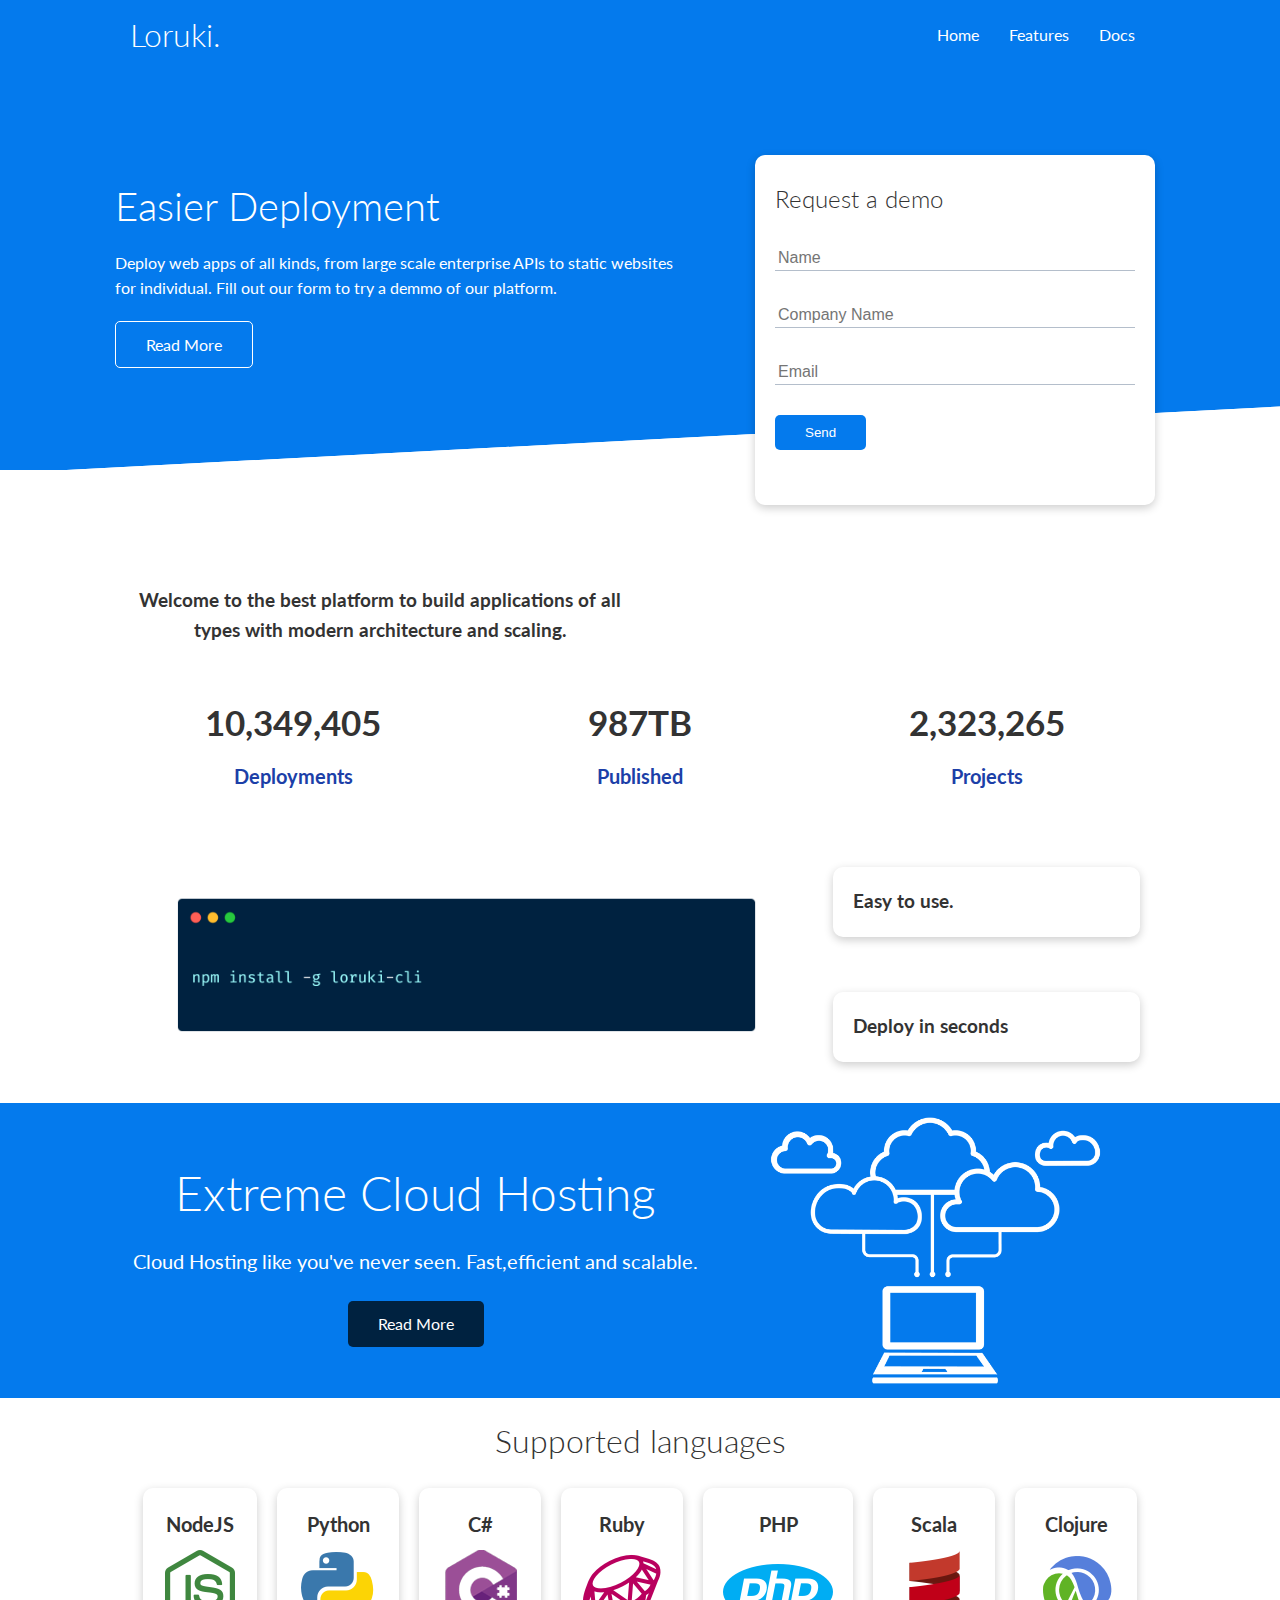
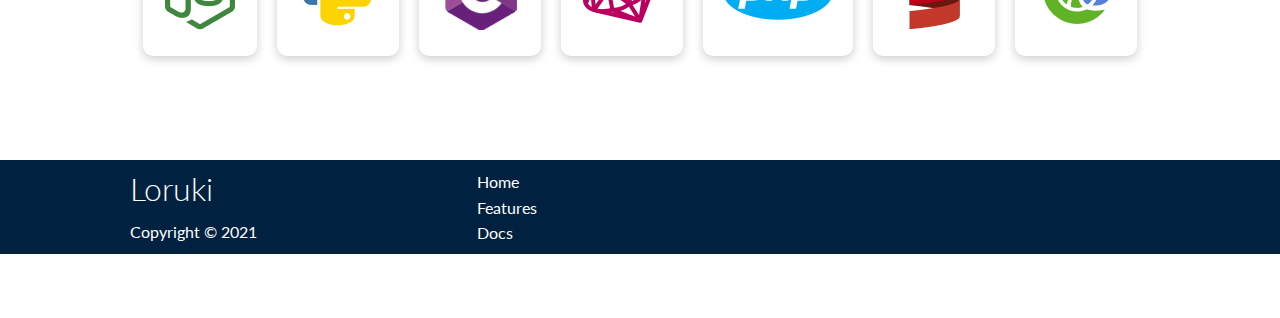
<file: index.html>
<!DOCTYPE html>
<html lang="en">
<head>
    <meta charset="UTF-8">
    <meta http-equiv="X-UA-Compatible" content="IE=edge">
    <meta name="viewport" content="width=device-width, initial-scale=1.0">
    <link rel="stylesheet" href="https://cdnjs.cloudflare.com/ajax/libs/font-awesome/6.0.0-beta2/css/all.min.css" integrity="sha512-YWzhKL2whUzgiheMoBFwW8CKV4qpHQAEuvilg9FAn5VJUDwKZZxkJNuGM4XkWuk94WCrrwslk8yWNGmY1EduTA==" crossorigin="anonymous" referrerpolicy="no-referrer" />
    <link rel="stylesheet" href="css/style.css">
    <link rel="stylesheet" href="css/utilities.css">
    <title>Loruki | Cloud Hosting For Everyone</title>
</head>
<body>
    <!--Navbar-->
    <div class="navbar">
        <div class="container flex">
            <h1 class="logo">Loruki.</h1>
            <nav>
                <ul>
                    <li><a href="index.html">Home</a></li>
                    <li><a href="features.html">Features</a></li>
                    <li><a href="docs.html">Docs</a></li>
                </ul>
            </nav>
        </div>
    </div>
    <!--Showcase-->
    <section class="showcase">
        <div class="container grid">
            <div class="showcase-text">
                <h1>
                    Easier Deployment
                </h1>
                <p>Deploy web apps of all kinds, from large scale enterprise APIs to static websites for individual. Fill out our form to try a demmo of our platform.</p>
                <a href="features.html" class="btn btn-outline">Read More</a>
            </div>
            <div class="showcase-form card">
                <h2>Request a demo</h2>
                <form>
                    <div class="form-control">
                        <input type="text" name="name" placeholder="Name" required>
                    </div>
                    
                    <div class="form-control">
                        <input type="text" name="company" placeholder="Company Name" required>
                    </div>
                    
                    <div class="form-control">
                        <input type="email" name="email" placeholder="Email" required>
                    </div>
                    
                        <input type="submit" value="Send" class="btn btn-primary" >
                </form>
            </div>
        </div>
    </section>
    <!--Stats-->
    <section class="stats">
        <div class="container">
            <h3 class="stats-heading text-center my-1">  <!--Margin Y-axis-->
                Welcome to the best platform to build applications of all types with modern architecture and scaling.
            </h3>

            <div class="grid grid3 text-center my-4">
                <div>
                    <i class="fa-solid fa-server fa-3x"></i>
                    <h3>10,349,405</h3>
                    <p class="text-secondary">Deployments </p>
                </div>
                <div>
                    <i class="fa-solid fa-upload fa-3x"></i>
                    <h3>987TB</h3>
                    <p class="text-secondary">Published</p>
                </div>
                <div>
                    <i class="fas fa-project-diagram fa-3x"></i>
                    <h3>2,323,265</h3>
                    <p class="text-secondary">Projects</p>
                </div>
            </div>
        </div>
    </section>
    <!--CLI-->
    <section class="cli">
        <div class="container grid">
            <img src="images/cli.png" alt="cli_screenshot">
            <div class="card">
                <h3>Easy to use.</h3>
            </div>
            <div class="card">
                <h3>Deploy in seconds</h3>
            </div>

        </div>
    </section>
    <!--Cloud-->
    <section class="cloud bg-primary my-2 py-2">
        <div class="container grid">
            <div class="text-center">
                <h2 class="lg">
                    Extreme Cloud Hosting
                </h2>
                <p class="lead my-2">
                    Cloud Hosting like you've never seen. Fast,efficient and scalable. 
                </p>
                <a href="features.html" class="btn btn-dark">Read More</a>
            </div>
            <img src="images/cloud.png" alt="cloud-image">
        </div>
    </section>

    <!--Supported Languages-->
    <section class="languages">
        <h2 class="md text-center">Supported languages</h2>
        <div class="container flex">
            <div class="card">
                <h4>NodeJS</h4>
                <img src="/images/logos/node.png" alt="node">
            </div>
            <div class="card">
                <h4>Python</h4>
                <img src="/images/logos/python.png" alt="python">
            </div><div class="card">
                <h4>C#</h4>
                <img src="/images/logos/csharp.png" alt="csharp.png">
            </div><div class="card">
                <h4>Ruby</h4>
                <img src="/images/logos/ruby.png" alt="ruby.png">
            </div><div class="card">
                <h4>PHP</h4>
                <img src="/images/logos/php.png" alt="php.png">
            </div><div class="card">
                <h4>Scala</h4>
                <img src="/images/logos/scala.png" alt="scala.png">
            </div>
            <div class="card">
                <h4>Clojure</h4>
                <img src="/images/logos/clojure.png" alt="clojure.png">
            </div>
        </div>
    </section>
    <!--Footer-->
    <footer class="footer bg-dark py-5">
        <div class="container grid grid3">
            <div>
                <h1>Loruki</h1>
                <p>Copyright &copy; 2021</p>
            </div>
            <nav>
                    <ul>
                        <li><a href="index.html"></a>Home</li>
                        <li><a href="features.html"></a>Features</li>
                        <li><a href="docs.html"></a>Docs</li>
                    </ul>
            </nav>
        
        <div class="social">
            <a href=""><i class="fab fa-twitter fa-2x"></i> </a>
            <a href=""><i class="fab fa-facebook fa-2x"></i> </a>
            <a href=""><i class="fab fa-github fa-2x"></i> </a>
            <a href=""><i class="fab fa-instagram fa-2x"></i> </a>
        </div>
        </div>
    </footer>
</body>
</html>
</file>
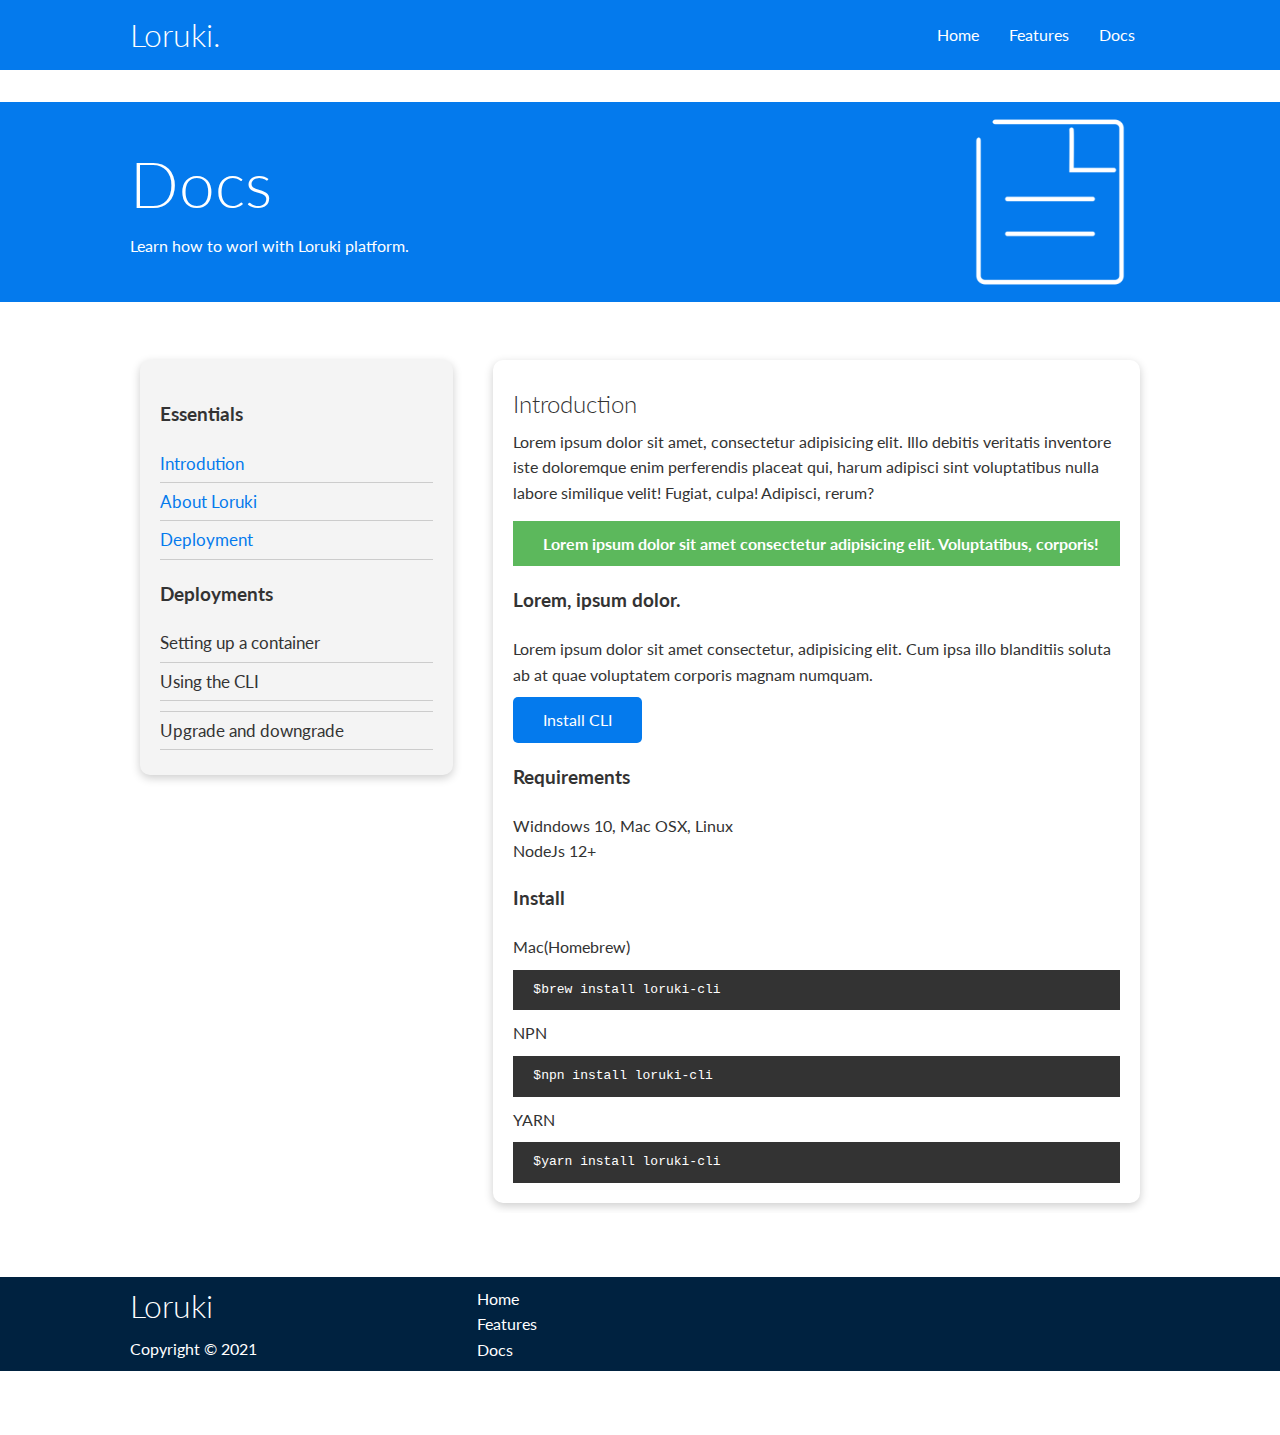
<file: docs.html>
<!DOCTYPE html>
<html lang="en">
<head>
    <meta charset="UTF-8">
    <meta http-equiv="X-UA-Compatible" content="IE=edge">
    <meta name="viewport" content="width=device-width, initial-scale=1.0">
    <link rel="stylesheet" href="https://cdnjs.cloudflare.com/ajax/libs/font-awesome/6.0.0-beta2/css/all.min.css" integrity="sha512-YWzhKL2whUzgiheMoBFwW8CKV4qpHQAEuvilg9FAn5VJUDwKZZxkJNuGM4XkWuk94WCrrwslk8yWNGmY1EduTA==" crossorigin="anonymous" referrerpolicy="no-referrer" />
    <link rel="stylesheet" href="css/style.css">
    <link rel="stylesheet" href="css/utilities.css">
    <title>Loruki | Cloud Hosting For Everyone</title>
</head>
<body>
    <!--Navbar-->
    <div class="navbar">
        <div class="container flex">
            <h1 class="logo">Loruki.</h1>
            <nav>
                <ul>
                    <li><a href="index.html">Home</a></li>
                    <li><a href="features.html">Features</a></li>
                    <li><a href="docs.html">Docs</a></li>
                </ul>
            </nav>
        </div>
    </div>
    <!--Header-->
    <section class="docs-head bg-primary py-3">
        <div class="container grid">
            <div>
                <h1 class="xl">Docs</h1>
                <p>Learn how to worl with Loruki platform.</p>
            </div>
            <img src="/images/docs.png" alt="docs">
        </div>
    </section>
    <section class="docs-main my-4">
        <div class="container grid">
            <div class="card bg-light p3">
                <h3 class="my-2">Essentials</h3>
                    <nav>
                        <ul>
                          <li class="text-primary"><a href=""></a>Introdution</li>
                          <li class="text-primary"><a href=""></a>About Loruki</li>
                          <li class="text-primary"><a href=""></a>Deployment</li>
                        </ul>
                    </nav>
                <h3 class="my-2">Deployments</h3>
                    <nav>
                        <ul>
                            <li class="a">Setting up a container</li>
                            <li class="a">Using the CLI<li>
                            <li class="a">Upgrade and downgrade</li>
                        </ul>
                    </nav>    
            </div>
            <div class="card">
                <h2>Introduction</h2>
                <p>Lorem ipsum dolor sit amet, consectetur adipisicing elit. Illo debitis veritatis inventore iste doloremque enim perferendis placeat qui, harum adipisci sint voluptatibus nulla labore similique velit! Fugiat, culpa! Adipisci, rerum?</p>
                <div class="alert alert-success">
                    <i class="fas fa-info"></i>Lorem ipsum dolor sit amet consectetur adipisicing elit. Voluptatibus, corporis!
                </div>
                <h3>Lorem, ipsum dolor.</h3>
                <p>Lorem ipsum dolor sit amet consectetur, adipisicing elit. Cum ipsa illo blanditiis soluta ab at quae voluptatem corporis magnam numquam.</p>
                <a href="" class="btn btn-primary">Install CLI</a>

                <h3>Requirements</h3>
                <ul>
                    <li>Widndows 10, Mac OSX, Linux</li>
                    <li>NodeJs 12+</li>
                </ul>
                <h3>Install</h3>
                <p>Mac(Homebrew)</p>
                <pre><code>$brew install loruki-cli</code></pre>
                <p>NPN</p>
                <pre><code>$npn install loruki-cli</code></pre>
                <p>YARN</p>
                <pre><code>$yarn install loruki-cli</code></pre>
            </div>
        </div>
    </section>


    <!--Footer-->
    <footer class="footer bg-dark py-5">
        <div class="container grid grid3">
            <div>
                <h1>Loruki</h1>
                <p>Copyright &copy; 2021</p>
            </div>
            <nav>
                    <ul>
                        <li><a href="index.html"></a>Home</li>
                        <li><a href="features.html"></a>Features</li>
                        <li><a href="docs.html"></a>Docs</li>
                    </ul>
            </nav>
        
        <div class="social">
            <a href=""><i class="fab fa-twitter fa-2x"></i> </a>
            <a href=""><i class="fab fa-facebook fa-2x"></i> </a>
            <a href=""><i class="fab fa-github fa-2x"></i> </a>
            <a href=""><i class="fab fa-instagram fa-2x"></i> </a>
        </div>
        </div>
    </footer>
</body>
</html>
</file>
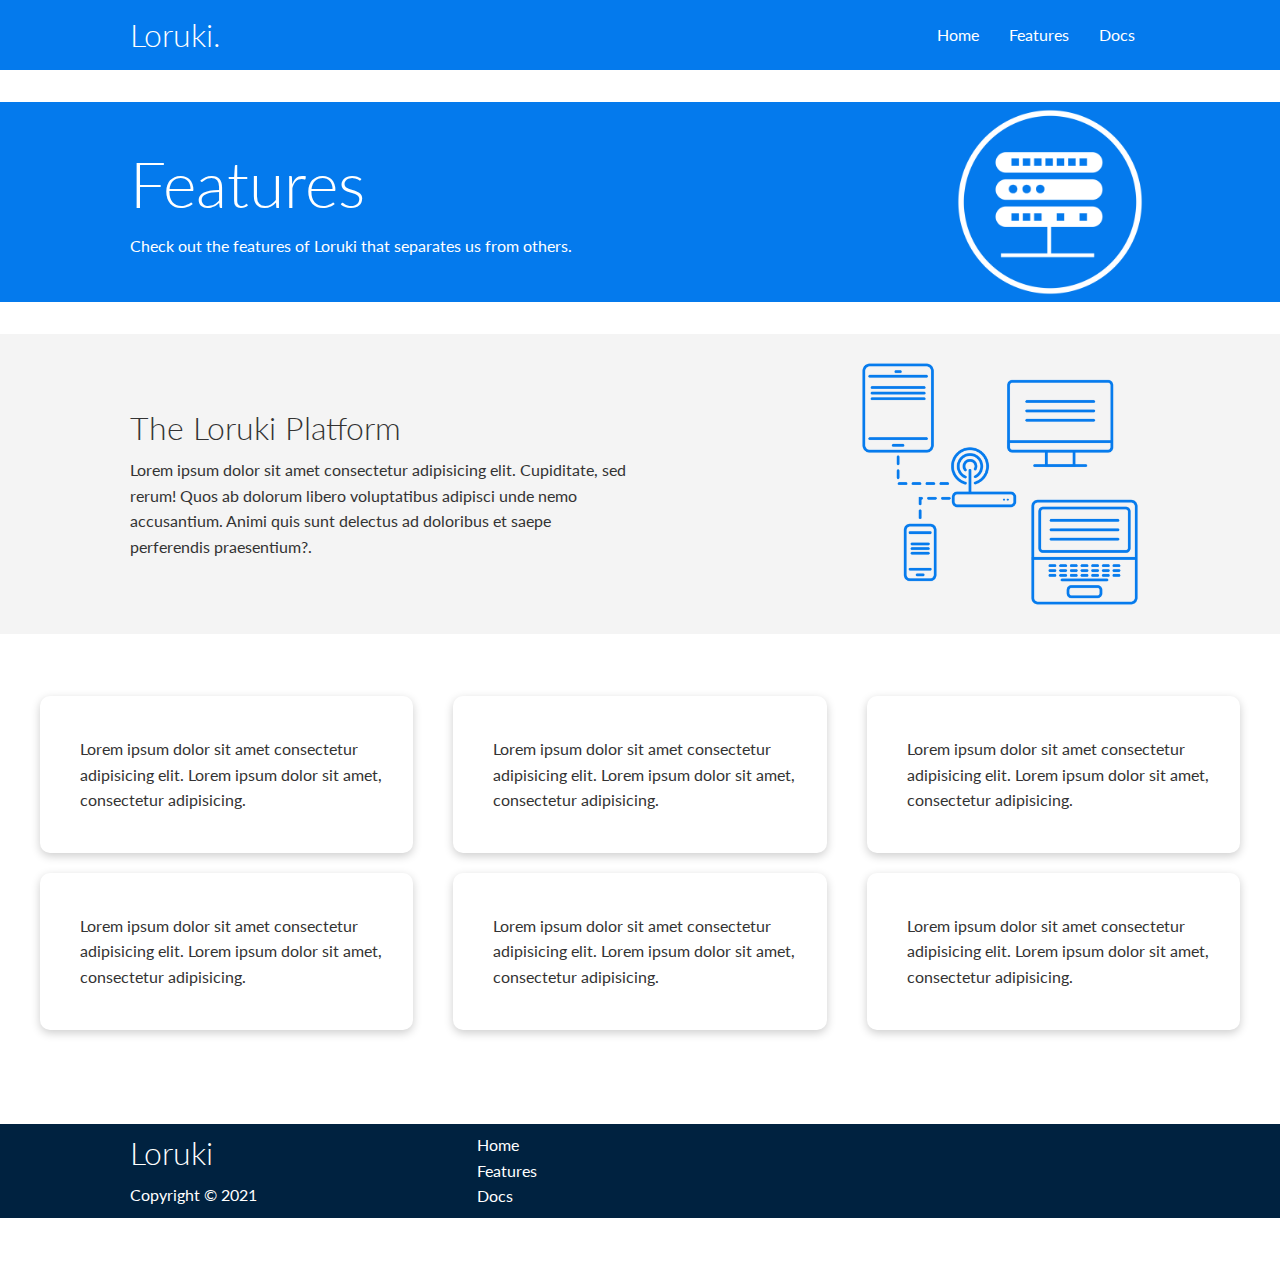
<file: features.html>
<!DOCTYPE html>
<html lang="en">
<head>
    <meta charset="UTF-8">
    <meta http-equiv="X-UA-Compatible" content="IE=edge">
    <meta name="viewport" content="width=device-width, initial-scale=1.0">
    <link rel="stylesheet" href="https://cdnjs.cloudflare.com/ajax/libs/font-awesome/6.0.0-beta2/css/all.min.css" integrity="sha512-YWzhKL2whUzgiheMoBFwW8CKV4qpHQAEuvilg9FAn5VJUDwKZZxkJNuGM4XkWuk94WCrrwslk8yWNGmY1EduTA==" crossorigin="anonymous" referrerpolicy="no-referrer" />
    <link rel="stylesheet" href="css/style.css">
    <link rel="stylesheet" href="css/utilities.css">
    <title>Loruki | Cloud Hosting For Everyone</title>
</head>
<body>
    <!--Navbar-->
    <div class="navbar">
        <div class="container flex">
            <h1 class="logo">Loruki.</h1>
            <nav>
                <ul>
                    <li><a href="index.html">Home</a></li>
                    <li><a href="features.html">Features</a></li>
                    <li><a href="docs.html">Docs</a></li>
                </ul>
            </nav>
        </div>
    </div>
    <!--Header-->
    <section class="features-head bg-primary py-3">
        <div class="container grid">
            <div>
                <h1 class="xl">Features</h1>
                <p>Check out the features  of Loruki that separates us from others.</p>
            </div>
            <img src="/images/server.png" alt="server">
        </div>
    </section>
    <!--Subhead-->
    <section class="features-sub-head bg-light py-3">
        <div class="container grid">
            <div>
                <h1 class="md">The Loruki Platform</h1>
                <p>Lorem ipsum dolor sit amet consectetur adipisicing elit. Cupiditate, sed rerum! Quos ab dolorum libero voluptatibus adipisci unde nemo accusantium. Animi quis sunt delectus ad doloribus et saepe perferendis praesentium?.</p>
            </div>
            <img src="/images/server2.png" alt="server_img">
        </div>
    </section>
    <!--MAIN-->
    <section class="features-main my-2">
        <div class="contanier grid grid3">
            <div class="card flex">
                <i class="fas fa-server fa-3x"></i>
                <p>Lorem ipsum dolor sit amet consectetur adipisicing elit. Lorem ipsum dolor sit amet, consectetur adipisicing.</p>
            </div>
            <div class="card flex">
                <i class="fas fa-upload fa-3x"></i>
                <p>Lorem ipsum dolor sit amet consectetur adipisicing elit. Lorem ipsum dolor sit amet, consectetur adipisicing.</p>
            </div>
            <div class="card flex">
                <i class="fas fa-power-off fa-3x"></i>
                <p>Lorem ipsum dolor sit amet consectetur adipisicing elit. Lorem ipsum dolor sit amet, consectetur adipisicing.</p>
            </div>
            <div class="card flex">
                <i class="fas fa-database fa-3x"></i>
                <p>Lorem ipsum dolor sit amet consectetur adipisicing elit. Lorem ipsum dolor sit amet, consectetur adipisicing.</p>
            </div>
            <div class="card flex">
                <i class="fas fa-lock fa-3x"></i>
                <p>Lorem ipsum dolor sit amet consectetur adipisicing elit. Lorem ipsum dolor sit amet, consectetur adipisicing.</p>
            </div>
            <div class="card flex">
                <i class="fas fa-gauge-max fa-3x"></i>
                <p>Lorem ipsum dolor sit amet consectetur adipisicing elit. Lorem ipsum dolor sit amet, consectetur adipisicing.</p>
            </div>
            
        </div>
    </section>
    




    <!--Footer-->
    <footer class="footer bg-dark py-5">
        <div class="container grid grid3">
            <div>
                <h1>Loruki</h1>
                <p>Copyright &copy; 2021</p>
            </div>
            <nav>
                    <ul>
                        <li><a href="index.html"></a>Home</li>
                        <li><a href="features.html"></a>Features</li>
                        <li><a href="docs.html"></a>Docs</li>
                    </ul>
            </nav>
        
        <div class="social">
            <a href=""><i class="fab fa-twitter fa-2x"></i> </a>
            <a href=""><i class="fab fa-facebook fa-2x"></i> </a>
            <a href=""><i class="fab fa-github fa-2x"></i> </a>
            <a href=""><i class="fab fa-instagram fa-2x"></i> </a>
        </div>
        </div>
    </footer>
</body>
</html>
</file>
<file: css/style.css>
@import url('https://fonts.googleapis.com/css2?family=Lato:wght@300&display=swap'); 
*{
    box-sizing: border-box;
    padding: 0;
    margin: 0;
    
}
:root{
    --primary_color:#047AED;
    --secondary_color:#1c3fa8;
    --dark_color:#002240;
    --light_color:#f4f4f4;
    --success-color: #5cb85c;
    --error-color: #d9534f;
}

body{
    font-family: 'Lato', sans-serif;
    color: #333;
    line-height: 1.6;

}
ul{
    list-style-type:none;
}
a{
    text-decoration: none;
    color: #333;
}
h1,h2{
    font-weight: 300;
    line-height: 1.2;
    margin: 10px 0;

}
p{
    margin: 10px 0;
}
img{
    width: 100%;
}
pre,
code{
    background-color: #333;
    color: #fff;
    padding: 10px;

}
/*Hidddden*/
.hidden{
    visibility: hidden;
    height: 0;
}
/*Navbar*/
.navbar{
    background-color: var(--primary_color);
    color: #fff;
    height: 70px;

}
.navbar ul{
    display: flex;
}
.navbar a{
    color: #fff;
    padding: 10px;
    margin: 0 5px;

}
.navbar a:hover{
    border-bottom: 2px #fff solid;
}
.navbar .flex{
    justify-content: space-between;
}
/*Showcase*/
.showcase{
    height: 400px;
    background-color: var(--primary_color);
    color: #fff;
    position: relative;
}
.showcase h1{
    font-size: 40px;
}
.showcase p{
    margin: 20px 0;
}
.showcase .grid{
    grid-template-columns: 55% 45%;
    overflow: visible;
    gap: 30px;
}
.showcase-text{
    animation: slideInFromLeft 1s ease-in;
    
}
.showcase-form{
    position: relative;
    top: 60px;
    height: 350px;
    width: 400px;
    padding: 40px;
    z-index: 100;
    justify-self: flex-end;
    animation: slideInFromRight 1s ease-in;
}
.showcase-form .form-control{
    margin: 30px 0;

}
.showcase-form input[type="text"], .showcase-form input[type="email"]{
    border: 0;
    border-bottom: 1px solid #b4becb ;
    width: 100%;
    padding: 3px;
    font-size: 16px;
    
}
.showcase-form input:focus{
    outline: none;
}


.showcase::before,
.showcase::after{
    content:"";
    position: absolute;
    height: 100px;
    bottom: -70px;
    right: 0;
    left: 0;
    background-color: #fff;
    transform: skewY(-3deg);
    -webkit-transform: skewY(-3deg);
    -moz-transform: skewY(-3deg);
    
}
/*Stats*/
.stats{
    padding-top: 100px;
    animation: slideInFromBottom 1s ease-in;
}
.stats-heading{
   max-width: 500px;
   margin:auto; 
}
.stats .grid h3{
    font-size: 35px;

}
.stats .grid p{
    font-size: 20px;
    font-weight: bold;
}
/*CLI*/
.cli .grid{
    grid-template-columns: repeat(3,1fr);
    grid-template-rows: repeat(2,1fr);
}
.cli .grid >*:first-child{
    grid-column: 1/span 2;
    grid-row: 1/span 2;
} 
/*Cloud*/
.cloud .grid{
    grid-template-columns: 4fr 3fr;
}
/*Languages*/
.languages .flex{
    flex-wrap: wrap;
}
.languages .card{
    text-align: center;
    margin: 18px 10px 40px;
    transition: transform 0.2s ease-in;
}
.languages .card h4{
    font-size: 20px;
    margin-bottom: 10px;
}
.languages .card:hover{
    transform: translateY(-15px);

}
/*Features------<--<-<--<-<-<-<*/
.features-head img,
.docs-head img{
    width: 200px;
    justify-self: flex-end; /*Pushes iage at the end*/
}
.features-sub-head img{
    width: 300px;
    justify-self: flex-end ;
}
.features-main .card>i{
    margin-right: 20px;
}
.features-main .grid{
    padding: 30px;

}
/*Docs----------------------<-<-<-<-<-<-<-<-<-<-<*/
.docs-main h3{
    margin: 20px 0;

}
.docs-main .grid{
    grid-template-columns: 1fr 2fr;
    align-items: flex-start;
}
.docs-main nav li{
    font-size: 17px;
    padding-bottom: 5px;
    margin-bottom: 5px;
    border-bottom: 1px #ccc solid;
}
.docs-main a:hover{
    font-weight: bold;

}


/*Footer*/
.footer .social a{
    margin:0 10px;

}
/*-----------------Animation------------------------*/
@keyframes slideInFromLeft{
    0%{
        transform: translateX(-100%);
    }
    100%{
        transform: translateX(0);
    }
}

@keyframes slideInFromRight{
    0%{
        transform: translateX(+100%);
    }
    100%{
        transform: translateX(0);
    }
}

@keyframes slideInFromTop{
    0%{
        transform: translateY(-100%);
    }
    100%{
        transform: translateX(0);
    }
}

@keyframes slideInFromBottom{
    0%{
        transform: translateY(100%);
    }
    100%{
        transform: translateX(0);
    }
}


/*---------------Responsiveness Tablet------------------*/
@media(max-width:768px){
    .grid,
    .showcase .grid,
    .cloud .grid,
    .stats .grid,
    .cli .grid,
    .features-main .grid,
    .docs-main .grid{
        grid-template-columns: 1fr;
        grid-template-rows: 1fr;
    }
    .showcase{
        height: auto;

    }
    .showcase-text{
        text-align: center;
        margin-top: 40px;
        animation: slideInFromTop 1s ease-in;
    }
    .showcase-form{
        justify-self: center;
        margin: auto;
        animation: slideInFromBottom 1s ease-in;
    }
    .cli .grid >*:first-child{
        grid-column: 1;
        grid-row: 1;
    }
    .features-head,
    .features-sub-head,
    .docs-head{
            text-align: center;
    }
    .features-head img,
    .features-sub-head img,
    .docs-head img{
            text-align: center;
            justify-self: center;
    }
    .features-main .grid> *:first-child,
    .features-main .grid> *:nth-child(2){
        grid-column: 1;
    }
}
/*-------------------Mobile-------------------*/
@media(max-width:500px){
    .navbar{
        height: 110px;
    }
    .navbar .flex{
        flex-direction: column;
    }
    .navbar ul{
        padding: 10px;
        background-color: rgba(0,0,0,0.1);
         
    }
}
</file>
<file: css/utilities.css>
/*Utilities*/

.container{
    max-width: 1100px;
    margin: 0 auto;
    overflow: auto;
    padding: 0 40px;

}
.flex{
    display: flex;
    justify-content: center;
    align-items: center;
    height: 100%;

} 
.card{
    background-color: #fff;
    border-radius: 10px;
    box-shadow:0 3px 10px rgba(0,0,0,0.2);
    padding: 20px;
    margin: 10px;
    color: #333;
}
.btn{
    display: inline-block;
    padding: 10px 30px;
    cursor: pointer;
    background-color: var(--primary_color);
    color:#fff;
    border: none;
    border-radius: 5px;
}
.btn-outline{
    background-color: transparent;
    border:1px #fff solid; 

}
.btn:hover{
    transform: scale(0.96);
}
/*Background colors*/
.bg-primary,
.btn-primary{
    background-color: var(--primary_color);
    color: #fff;
}
.bg-secondary,
.btn-secondary{
    background-color: var(--secondary_color);
    color: #fff;
}
.bg-dark,
.btn-dark{
    background-color: var(--dark_color);
    color: #fff;
}
.bg-light,
.btn-light{
    background-color: var(--light_color);
    color: #333;
}



.bg-primary a,
.btn-primary a,
.bg-secondary a,
.btn-secondary a,
.bg-dark a,
.btn-dark a,
.bg-light a,
.btn-light a{
    color: #fff;
}

/*Text Colors*/
.text-primary{
    color: var(--primary_color);
    
}
.text-secondary{
    color: var(--secondary_color);
    
}
.text-dark{
    color: var(--dark_color);
    
}
.text-light{
    color: var(--light_color);
    
}
/*Text Sizes*/
.lead{
    font-size: 20px;
}
.sm{
    font-size: 16px;
}
.md{
    font-size: 32px;
}
.lg{
    font-size: 3rem;
}
.xl{
    font-size: 4rem;
}

/*GRID*/
.grid{
    display: grid;
    grid-template-columns: repeat(2,1fr);
    gap: 20px;
    justify-content: center;
    align-items: center;
    height: 100%;

}
.grid3{
    grid-template-columns: repeat(3,1fr);
}

.text-center{
    text-align: center;

}
/*Alert*/
.alert{
    background-color:var(--light-color);
    padding: 10px 20px;
    font-weight: bold;
    margin: 15px 0;
}
.alert i{
    margin-right: 10px;

}
.alert-success{
    background-color: var(--success-color);
    color: #fff;
}
.alert-error{
    background-color: var(--error-color);
    color: #fff;
}
/*Margin*/
.my-1{
    margin: 1rem 0;
}
.my-2{
    margin: 1.5rem 0;
}
.my-3{
    margin: 2rem 0;
}
.my-4{
    margin: 3rem 0;
}
.my-5{
    margin: 4rem 0;
}

.m-1{
    margin: 1rem;
}
.m-2{
    margin: 1.5rem;
}
.m-3{
    margin: 2rem;
}
.m-4{
    margin: 3rem;
}
.m-5{
    margin: 4rem;
}

/*Padding*/
.py-1{
    margin: 1rem 0;
}
.py-2{
    margin: 1.5rem 0;
}
.py-3{
    margin: 2rem 0;
}
.py-4{
    margin: 3rem 0;
}
.py-5{
    margin: 4rem 0;
}

.p-1{
    padding: 1rem;
}
.p-2{
    padding: 1.5rem;
}
.p-3{
    padding: 2rem;
}
.p-4{
    padding: 3rem;
}
.p-5{
    padding: 4rem;
}
</file>
